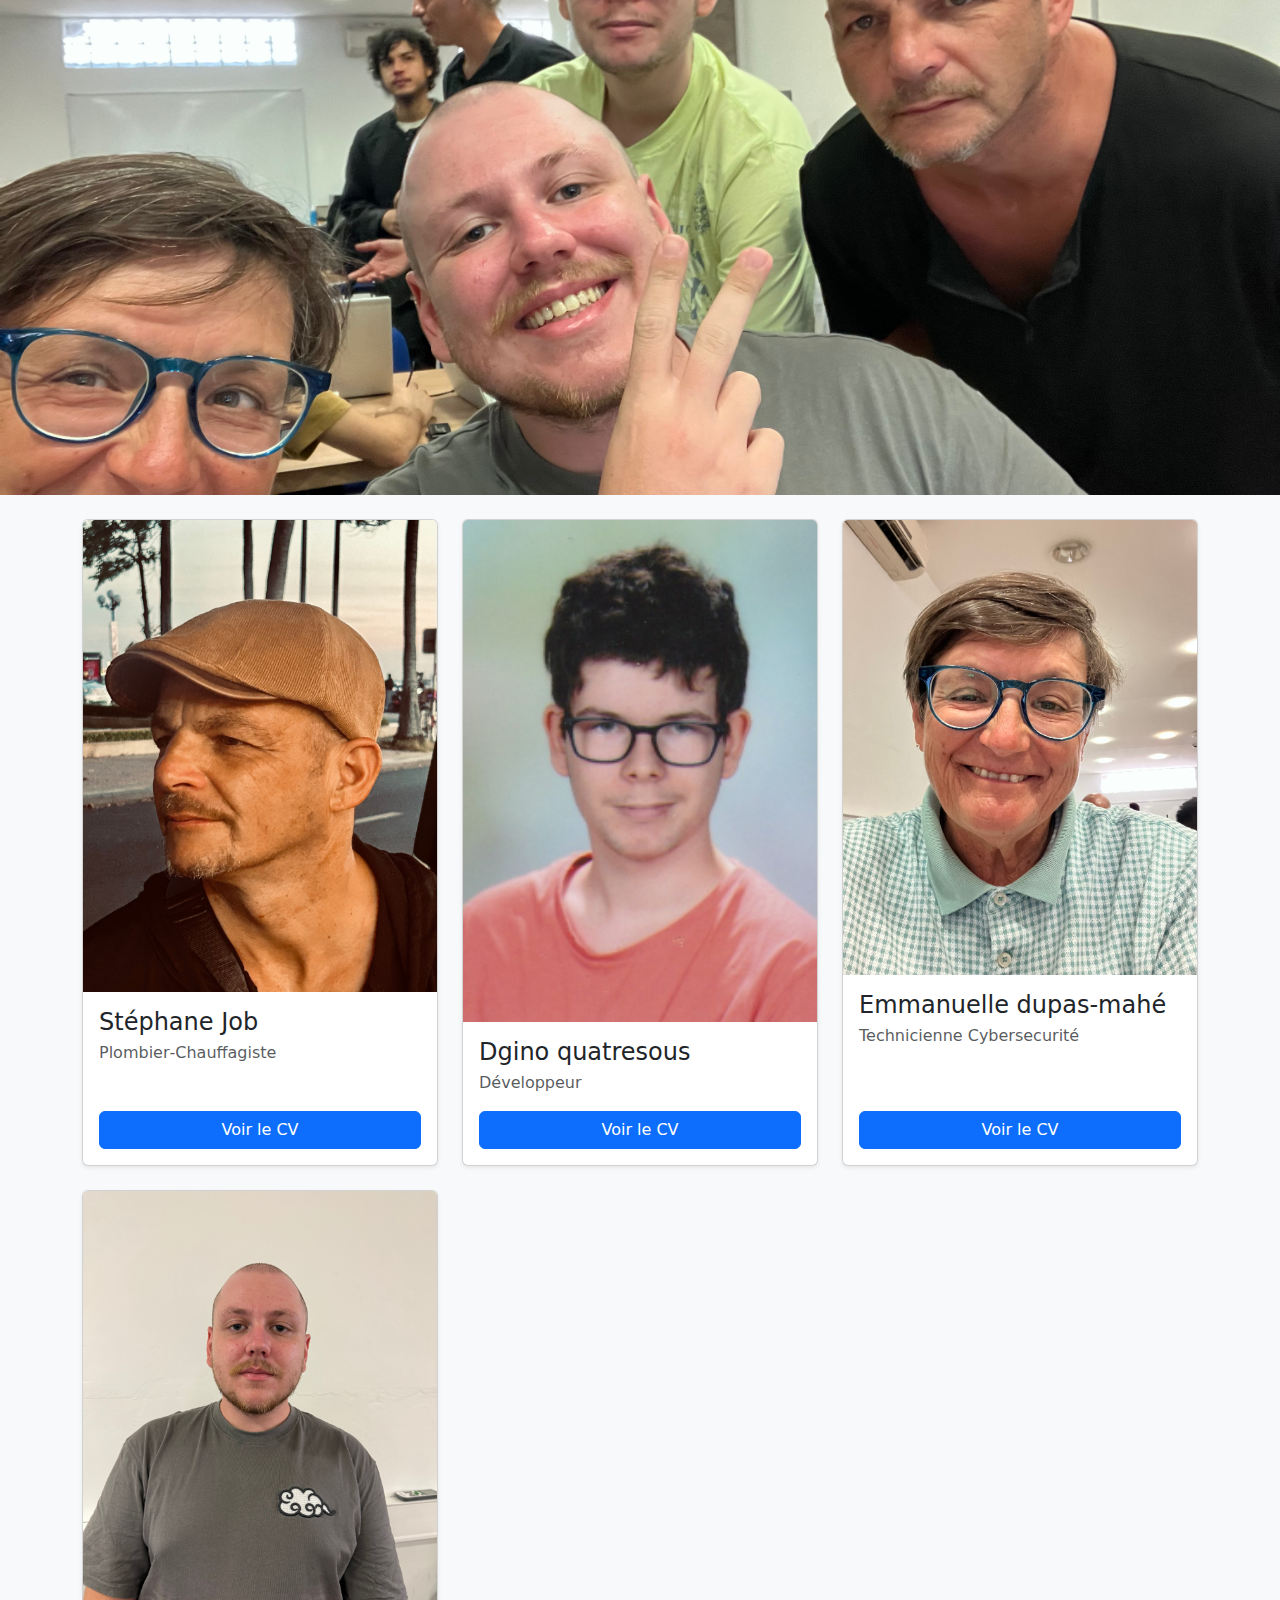
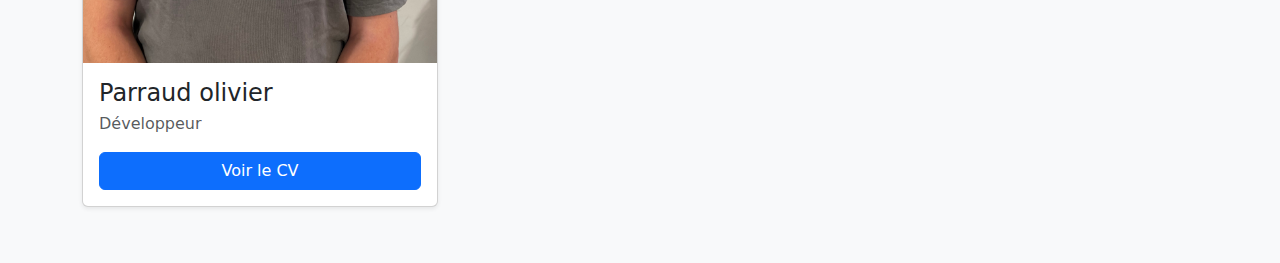
<file: jour 2/CV_GROUP/index.html>
<!doctype html>
<html lang="fr">
<head>
    <meta charset="utf-8">
    <meta name="viewport" content="width=device-width, initial-scale=1" />
    <title>CV – Stéphane Job | Plombier‑Chauffagiste</title>

    <!-- Bootstrap -->
    <link href="https://cdn.jsdelivr.net/npm/bootstrap@5.3.2/dist/css/bootstrap.min.css" rel="stylesheet">

    <style>
        /* Petites améliorations visuelles */
        body { background: #f8f9fa; }
        .hero img { object-fit: cover; height: 40vh; width: 100%; }
        @media (min-width: 992px) { .hero img { height: 55vh; } }
    </style>
</head>
<body>
<!-- Bandeau/Hero responsive -->
<header class="hero mb-4">
    <img src="photo_du_groupe.jpg" class="img-fluid" alt="Photo de couverture – équipe plomberie/chauffage" loading="lazy">
</header>

<main class="container pb-5">
    <!-- Carte Profil principale -->
    <section class="row g-4 mb-2">
        <div class="col-12 col-md-6 col-lg-4">
            <div class="card h-100 shadow-sm">
                <img class="card-img-top" src="b8f05227-cebf-4e02-b851-26c4c407f76a.jpeg" alt="Portrait de Stéphane Job" loading="lazy">
                <div class="card-body d-flex flex-column">
                    <h1 class="h4 card-title mb-1">Stéphane Job</h1>
                    <p class="text-muted mb-3">Plombier‑Chauffagiste</p>
                    <div class="mt-auto">
                        <a href="stephane.html" class="btn btn-primary w-100">Voir le CV</a>
                    </div>
                </div>
            </div>
        </div>

        <!-- Exemples d'autres cartes (services / projets). Dupliquez/éditez au besoin -->
        <div class="col-12 col-md-6 col-lg-4">
            <div class="card h-100 shadow-sm">
                <img class="card-img-top" src="dgino.png" alt="Portrait de Stéphane Job" loading="lazy">
                <div class="card-body d-flex flex-column">
                    <h1 class="h4 card-title mb-1">Dgino quatresous</h1>
                    <p class="text-muted mb-3">Développeur</p>
                    <div class="mt-auto">
                        <a href="dgino.html" class="btn btn-primary w-100">Voir le CV</a>
                    </div>
                </div>
            </div>
        </div>


        <div class="col-12 col-md-6 col-lg-4">
            <div class="card h-100 shadow-sm">
                <img class="card-img-top" src="photo_pour_cv.jpg" alt="Portrait de Stéphane Job" loading="lazy">
                <div class="card-body d-flex flex-column">
                    <h1 class="h4 card-title mb-1">Emmanuelle dupas-mahé</h1>
                    <p class="text-muted mb-3">Technicienne Cybersecurité</p>
                    <div class="mt-auto">
                        <a href="emmanuelle.html" class="btn btn-primary w-100">Voir le CV</a>
                    </div>
                </div>
            </div>
        </div>

        <div class="col-12 col-md-6 col-lg-4">
            <div class="card h-100 shadow-sm">
                <img class="card-img-top" src="olivier.jpeg" alt="Portrait de Stéphane Job" loading="lazy">
                <div class="card-body d-flex flex-column">
                    <h1 class="h4 card-title mb-1">Parraud olivier</h1>
                    <p class="text-muted mb-3">Développeur</p>
                    <div class="mt-auto">
                        <a href="olivier.html" class="btn btn-primary w-100">Voir le CV</a>
                    </div>
                </div>
            </div>
        </div>
    </section>


</main>

<script src="https://cdn.jsdelivr.net/npm/bootstrap@5.3.2/dist/js/bootstrap.bundle.min.js"></script>
</body>
</html>
</file>
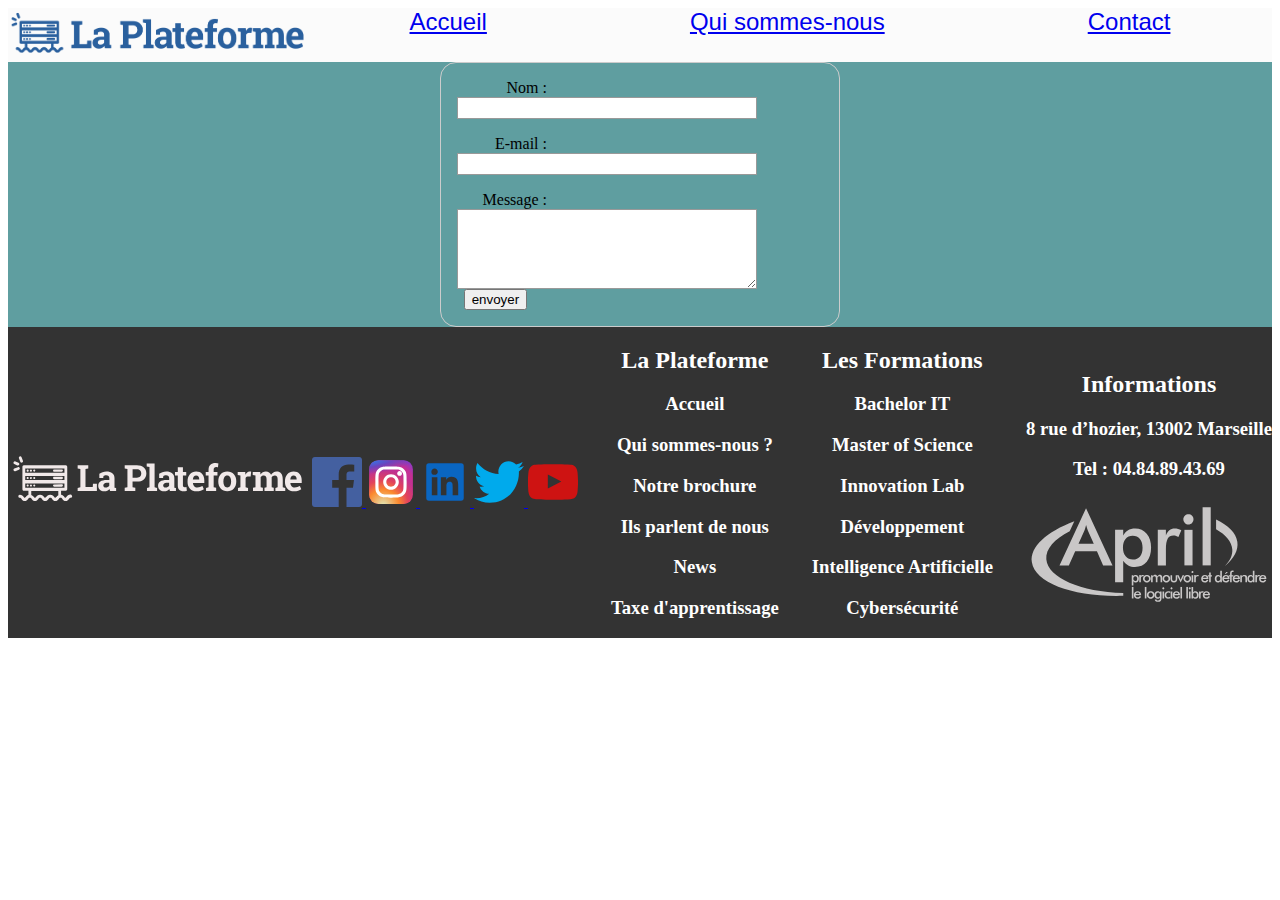
<file: Jour 4/Contact.html>
<!DOCTYPE html>
<html lang="fr">

<head>
    <meta charset="UTF-8">
    <meta name="viewport" content="width=device-width, initial-scale=1.0">
    <title> La Plateforme by Olivier</title>
    <link rel="stylesheet" href="./asset/laplateforme.css">
    <link rel="stylesheet" href="https://cdnjs.cloudflare.com/ajax/libs/font-awesome/6.5.2/css/all.min.css">
</head>


<body>
    <header>
        <div>
            <img class="logo" src="./asset/img/logo_laplateforme_bleu3.png">
        </div>


        <nav class="police titre2">
            <ul class="align">
                <li><a href="accueil.html">Accueil </a></li>
                <li><a href="Qui sommes-nous.html">Qui sommes-nous </a></li>
                <li><a href="Contact.html">Contact </a></li>
            </ul>
        </nav>

    </header>

      
        <div class="box2"> </div>
        <div class="container3">
         
        
        
               <form action="/ma-page-de-traitement" method="post">
                <ul>
                    <li>
                        <label for="name">Nom&nbsp;:</label>
                        <input type="text" id="name" name="user_name" />
                    </li>
                    <li>
                        <label for="mail">E-mail&nbsp;:</label>
                        <input type="email" id="mail" name="user_mail" />
                    </li>
                    <li>
                        <label for="msg">Message&nbsp;:</label>
                        <textarea id="msg" name="user_message"></textarea>
                    </li>
                <button> envoyer </button>
                </ul>
            </form>
           
            


        </div>
    
   <footer>

        <div class="footer1 social-icons">
            <img class="logo" src="./asset/img/Logo_LaPLateforme_footer.svg">
            
                
            <a href="https://www.facebook.com/LaPlateformeIO" target="_blank">
                <svg width="50px" viewBox="0 0 48.00 48.00" version="1.1" xmlns="http://www.w3.org/2000/svg" xmlns:xlink="http://www.w3.org/1999/xlink" fill="#000000"><g id="SVGRepo_bgCarrier" stroke-width="0"></g><g id="SVGRepo_tracerCarrier" stroke-linecap="round" stroke-linejoin="round"></g><g id="SVGRepo_iconCarrier"> <title>Facebook-color</title> <desc>Created with Sketch.</desc> <defs> </defs> <g id="Icons" stroke-width="0.00048000000000000007" fill="none" fill-rule="evenodd"> <g id="Color-" transform="translate(-200.000000, -160.000000)" fill="#4460A0"> <path d="M225.638355,208 L202.649232,208 C201.185673,208 200,206.813592 200,205.350603 L200,162.649211 C200,161.18585 201.185859,160 202.649232,160 L245.350955,160 C246.813955,160 248,161.18585 248,162.649211 L248,205.350603 C248,206.813778 246.813769,208 245.350955,208 L233.119305,208 L233.119305,189.411755 L239.358521,189.411755 L240.292755,182.167586 L233.119305,182.167586 L233.119305,177.542641 C233.119305,175.445287 233.701712,174.01601 236.70929,174.01601 L240.545311,174.014333 L240.545311,167.535091 C239.881886,167.446808 237.604784,167.24957 234.955552,167.24957 C229.424834,167.24957 225.638355,170.625526 225.638355,176.825209 L225.638355,182.167586 L219.383122,182.167586 L219.383122,189.411755 L225.638355,189.411755 L225.638355,208 L225.638355,208 Z" id="Facebook"> </path> </g> </g> </g></svg>
            </a>

            <a href="https://www.instagram.com/LaPlateformeIO/" target="_blank">
                <svg width="50px" viewBox="0 0 32 32" fill="none" xmlns="http://www.w3.org/2000/svg"><g id="SVGRepo_bgCarrier" stroke-width="0"></g><g id="SVGRepo_tracerCarrier" stroke-linecap="round" stroke-linejoin="round"></g><g id="SVGRepo_iconCarrier"> <rect x="2" y="2" width="28" height="28" rx="6" fill="url(#paint0_radial_87_7153)"></rect> <rect x="2" y="2" width="28" height="28" rx="6" fill="url(#paint1_radial_87_7153)"></rect> <rect x="2" y="2" width="28" height="28" rx="6" fill="url(#paint2_radial_87_7153)"></rect> <path d="M23 10.5C23 11.3284 22.3284 12 21.5 12C20.6716 12 20 11.3284 20 10.5C20 9.67157 20.6716 9 21.5 9C22.3284 9 23 9.67157 23 10.5Z" fill="white"></path> <path fill-rule="evenodd" clip-rule="evenodd" d="M16 21C18.7614 21 21 18.7614 21 16C21 13.2386 18.7614 11 16 11C13.2386 11 11 13.2386 11 16C11 18.7614 13.2386 21 16 21ZM16 19C17.6569 19 19 17.6569 19 16C19 14.3431 17.6569 13 16 13C14.3431 13 13 14.3431 13 16C13 17.6569 14.3431 19 16 19Z" fill="white"></path> <path fill-rule="evenodd" clip-rule="evenodd" d="M6 15.6C6 12.2397 6 10.5595 6.65396 9.27606C7.2292 8.14708 8.14708 7.2292 9.27606 6.65396C10.5595 6 12.2397 6 15.6 6H16.4C19.7603 6 21.4405 6 22.7239 6.65396C23.8529 7.2292 24.7708 8.14708 25.346 9.27606C26 10.5595 26 12.2397 26 15.6V16.4C26 19.7603 26 21.4405 25.346 22.7239C24.7708 23.8529 23.8529 24.7708 22.7239 25.346C21.4405 26 19.7603 26 16.4 26H15.6C12.2397 26 10.5595 26 9.27606 25.346C8.14708 24.7708 7.2292 23.8529 6.65396 22.7239C6 21.4405 6 19.7603 6 16.4V15.6ZM15.6 8H16.4C18.1132 8 19.2777 8.00156 20.1779 8.0751C21.0548 8.14674 21.5032 8.27659 21.816 8.43597C22.5686 8.81947 23.1805 9.43139 23.564 10.184C23.7234 10.4968 23.8533 10.9452 23.9249 11.8221C23.9984 12.7223 24 13.8868 24 15.6V16.4C24 18.1132 23.9984 19.2777 23.9249 20.1779C23.8533 21.0548 23.7234 21.5032 23.564 21.816C23.1805 22.5686 22.5686 23.1805 21.816 23.564C21.5032 23.7234 21.0548 23.8533 20.1779 23.9249C19.2777 23.9984 18.1132 24 16.4 24H15.6C13.8868 24 12.7223 23.9984 11.8221 23.9249C10.9452 23.8533 10.4968 23.7234 10.184 23.564C9.43139 23.1805 8.81947 22.5686 8.43597 21.816C8.27659 21.5032 8.14674 21.0548 8.0751 20.1779C8.00156 19.2777 8 18.1132 8 16.4V15.6C8 13.8868 8.00156 12.7223 8.0751 11.8221C8.14674 10.9452 8.27659 10.4968 8.43597 10.184C8.81947 9.43139 9.43139 8.81947 10.184 8.43597C10.4968 8.27659 10.9452 8.14674 11.8221 8.0751C12.7223 8.00156 13.8868 8 15.6 8Z" fill="white"></path> <defs> <radialGradient id="paint0_radial_87_7153" cx="0" cy="0" r="1" gradientUnits="userSpaceOnUse" gradientTransform="translate(12 23) rotate(-55.3758) scale(25.5196)"> <stop stop-color="#B13589"></stop> <stop offset="0.79309" stop-color="#C62F94"></stop> <stop offset="1" stop-color="#8A3AC8"></stop> </radialGradient> <radialGradient id="paint1_radial_87_7153" cx="0" cy="0" r="1" gradientUnits="userSpaceOnUse" gradientTransform="translate(11 31) rotate(-65.1363) scale(22.5942)"> <stop stop-color="#E0E8B7"></stop> <stop offset="0.444662" stop-color="#FB8A2E"></stop> <stop offset="0.71474" stop-color="#E2425C"></stop> <stop offset="1" stop-color="#E2425C" stop-opacity="0"></stop> </radialGradient> <radialGradient id="paint2_radial_87_7153" cx="0" cy="0" r="1" gradientUnits="userSpaceOnUse" gradientTransform="translate(0.500002 3) rotate(-8.1301) scale(38.8909 8.31836)"> <stop offset="0.156701" stop-color="#406ADC"></stop> <stop offset="0.467799" stop-color="#6A45BE"></stop> <stop offset="1" stop-color="#6A45BE" stop-opacity="0"></stop> </radialGradient> </defs> </g></svg>
            </a>
         
            <a href="https://www.linkedin.com/school/laplateformeio/" target="_blank">
                <svg width="50px" viewBox="0 0 16 16" xmlns="http://www.w3.org/2000/svg" fill="none"><g id="SVGRepo_bgCarrier" stroke-width="0"></g><g id="SVGRepo_tracerCarrier" stroke-linecap="round" stroke-linejoin="round"></g><g id="SVGRepo_iconCarrier"><path fill="#0A66C2" d="M12.225 12.225h-1.778V9.44c0-.664-.012-1.519-.925-1.519-.926 0-1.068.724-1.068 1.47v2.834H6.676V6.498h1.707v.783h.024c.348-.594.996-.95 1.684-.925 1.802 0 2.135 1.185 2.135 2.728l-.001 3.14zM4.67 5.715a1.037 1.037 0 01-1.032-1.031c0-.566.466-1.032 1.032-1.032.566 0 1.031.466 1.032 1.032 0 .566-.466 1.032-1.032 1.032zm.889 6.51h-1.78V6.498h1.78v5.727zM13.11 2H2.885A.88.88 0 002 2.866v10.268a.88.88 0 00.885.866h10.226a.882.882 0 00.889-.866V2.865a.88.88 0 00-.889-.864z"></path></g></svg>
            </a>

            <a href="https://x.com/LaPlateformeIO" target="_blank">
                <svg width="50px" viewBox="0 -4 48 48" version="1.1" xmlns="http://www.w3.org/2000/svg" xmlns:xlink="http://www.w3.org/1999/xlink" fill="#000000"><g id="SVGRepo_bgCarrier" stroke-width="0"></g><g id="SVGRepo_tracerCarrier" stroke-linecap="round" stroke-linejoin="round"></g><g id="SVGRepo_iconCarrier"> <title>Twitter-color</title> <desc>Created with Sketch.</desc> <defs> </defs> <g id="Icons" stroke="none" stroke-width="1" fill="none" fill-rule="evenodd"> <g id="Color-" transform="translate(-300.000000, -164.000000)" fill="#00AAEC"> <path d="M348,168.735283 C346.236309,169.538462 344.337383,170.081618 342.345483,170.324305 C344.379644,169.076201 345.940482,167.097147 346.675823,164.739617 C344.771263,165.895269 342.666667,166.736006 340.418384,167.18671 C338.626519,165.224991 336.065504,164 333.231203,164 C327.796443,164 323.387216,168.521488 323.387216,174.097508 C323.387216,174.88913 323.471738,175.657638 323.640782,176.397255 C315.456242,175.975442 308.201444,171.959552 303.341433,165.843265 C302.493397,167.339834 302.008804,169.076201 302.008804,170.925244 C302.008804,174.426869 303.747139,177.518238 306.389857,179.329722 C304.778306,179.280607 303.256911,178.821235 301.9271,178.070061 L301.9271,178.194294 C301.9271,183.08848 305.322064,187.17082 309.8299,188.095341 C309.004402,188.33225 308.133826,188.450704 307.235077,188.450704 C306.601162,188.450704 305.981335,188.390033 305.381229,188.271578 C306.634971,192.28169 310.269414,195.2026 314.580032,195.280607 C311.210424,197.99061 306.961789,199.605634 302.349709,199.605634 C301.555203,199.605634 300.769149,199.559408 300,199.466956 C304.358514,202.327194 309.53689,204 315.095615,204 C333.211481,204 343.114633,188.615385 343.114633,175.270495 C343.114633,174.831347 343.106181,174.392199 343.089276,173.961719 C345.013559,172.537378 346.684275,170.760563 348,168.735283" id="Twitter"> </path> </g> </g> </g></svg>
            </a>    

            <a href="https://www.youtube.com/c/LaPlateformeIO " target="_blank">
                <svg width="50px" viewBox="0 -7 48 48" version="1.1" xmlns="http://www.w3.org/2000/svg" xmlns:xlink="http://www.w3.org/1999/xlink" fill="#000000"><g id="SVGRepo_bgCarrier" stroke-width="0"></g><g id="SVGRepo_tracerCarrier" stroke-linecap="round" stroke-linejoin="round"></g><g id="SVGRepo_iconCarrier"> <title>Youtube-color</title> <desc>Created with Sketch.</desc> <defs> </defs> <g id="Icons" stroke="none" stroke-width="1" fill="none" fill-rule="evenodd"> <g id="Color-" transform="translate(-200.000000, -368.000000)" fill="#CE1312"> <path d="M219.044,391.269916 L219.0425,377.687742 L232.0115,384.502244 L219.044,391.269916 Z M247.52,375.334163 C247.52,375.334163 247.0505,372.003199 245.612,370.536366 C243.7865,368.610299 241.7405,368.601235 240.803,368.489448 C234.086,368 224.0105,368 224.0105,368 L223.9895,368 C223.9895,368 213.914,368 207.197,368.489448 C206.258,368.601235 204.2135,368.610299 202.3865,370.536366 C200.948,372.003199 200.48,375.334163 200.48,375.334163 C200.48,375.334163 200,379.246723 200,383.157773 L200,386.82561 C200,390.73817 200.48,394.64922 200.48,394.64922 C200.48,394.64922 200.948,397.980184 202.3865,399.447016 C204.2135,401.373084 206.612,401.312658 207.68,401.513574 C211.52,401.885191 224,402 224,402 C224,402 234.086,401.984894 240.803,401.495446 C241.7405,401.382148 243.7865,401.373084 245.612,399.447016 C247.0505,397.980184 247.52,394.64922 247.52,394.64922 C247.52,394.64922 248,390.73817 248,386.82561 L248,383.157773 C248,379.246723 247.52,375.334163 247.52,375.334163 L247.52,375.334163 Z" id="Youtube"> </path> </g> </g> </g></svg>
            </a>

        </div>
        <div class="footer2">
            <h2> La Plateforme <h2>

                    <h3> Accueil </h3>

                    <h3> Qui sommes-nous ? </h3>

                    <h3>Notre brochure </h3>

                    <h3>Ils parlent de nous</h3>

                    <h3> News </h3>

                    <h3> Taxe d'apprentissage </h3>
        </div>
        <div class="footer3">
            <h2> Les Formations </h2>

            <h3> Bachelor IT</h3>

            <h3> Master of Science</h3>

            <h3> Innovation Lab</h3>

            <h3>Développement </h3>

            <h3>Intelligence Artificielle </h3>

            <h3> Cybersécurité </h3>

        </div>
        <div class="footer4">
            <h2> Informations</h2>

            <h3> 8 rue d’hozier, 13002 Marseille</h3>

            <h3>Tel : 04.84.89.43.69 </h3>
            <img src="./asset/img/Logo_April_footer2.svg">

        </div>
    </footer>
    </body>
    </html>
</file>
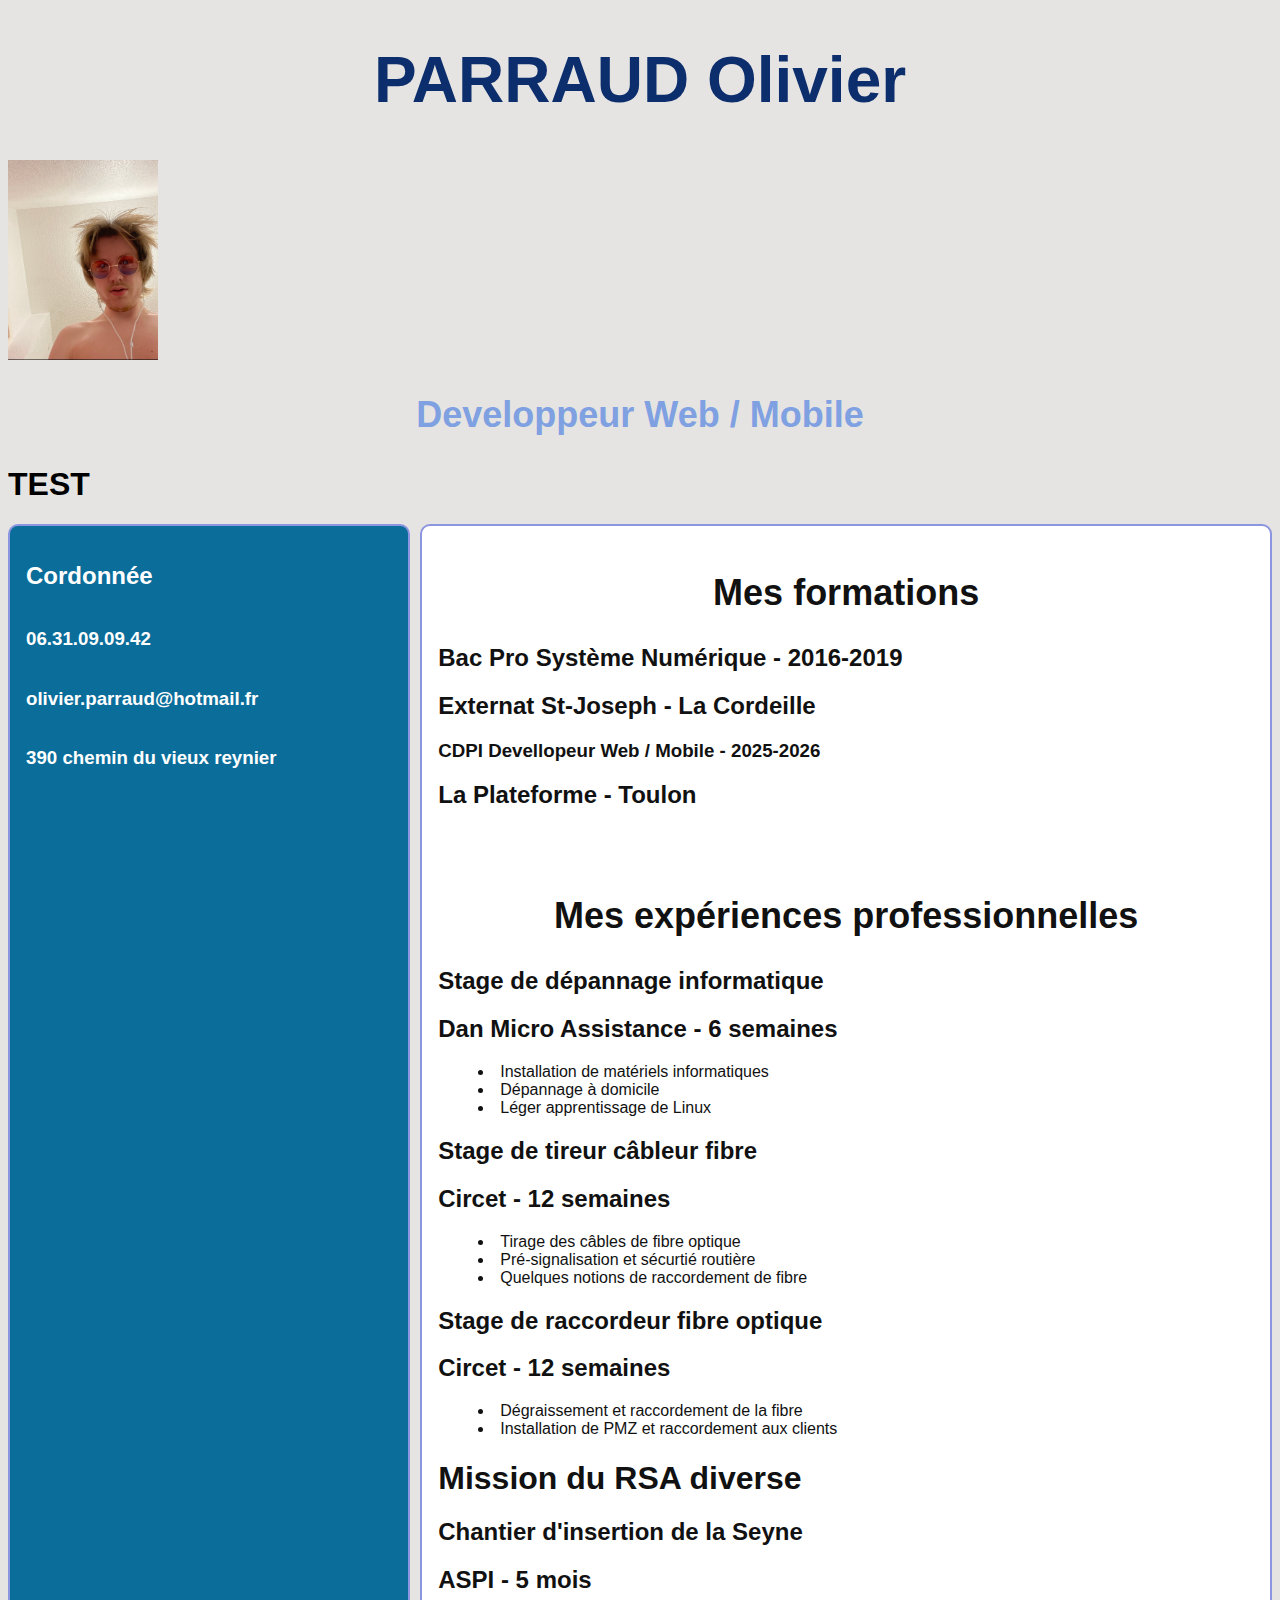
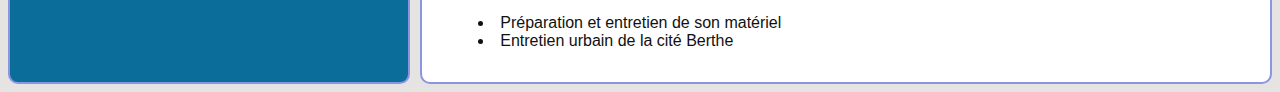
<file: jour 1/CV en HTML/cv-olivier-parraud.html>
<!DOCTYPE html>
<html>
    <head>
     <title>Titre affiché dans la barre de titre du navigateur</title>
     <link rel="stylesheet" href="olivier.parraud.css">
     <link rel="stylesheet" href="olivier.parraud2.css">

    <head>
<body>
<h1 class="size2 color"> PARRAUD Olivier </h1>
<img src="IMG_0531.jpg" width="150px" height="200px">
<h2 class="size color2">  Developpeur Web / Mobile
    <br>
    
</h2>
<h1> TEST </h1>

<div class="wrapper">

  <div class="gauche">
    <h2 class="color3"> Cordonnée </h2>
    <h3 class="color3"> 06.31.09.09.42 </h3
    >
    <h3 class="color3"> olivier.parraud@hotmail.fr </h3>
    <h3 class="color3"> 390 chemin du vieux reynier </h2>
    
  </div>
 
  <div class="droite">
<div class="haut">
<h2 class="size"> Mes formations </h2>

<h2> Bac Pro Système Numérique - 2016-2019 <h2>
<h2> Externat St-Joseph - La Cordeille <h2>
<h3> CDPI Devellopeur Web / Mobile - 2025-2026</h3>
<h2> La Plateforme - Toulon </h2>

<br>
<br>
<h2 class="size"> Mes expériences professionnelles </h2>

<h2> Stage de dépannage informatique</h2>
<h2> Dan Micro Assistance - 6 semaines </h2>


<ul>
  <li>Installation de matériels informatiques</li>
  <li>Dépannage à domicile</li>
  <li>Léger apprentissage de Linux</li>
</ul> 

<h2>Stage de tireur câbleur fibre</h2>
<h2> Circet - 12 semaines </h2>
<ul >
    <li>Tirage des câbles de fibre optique</li>
    <li>Pré-signalisation et sécurtié routière</li>
    <li>Quelques notions de raccordement de fibre </li>
</ul>

<h2> Stage de raccordeur fibre optique</h2>
<h2> Circet - 12 semaines</h2>
<ul>
    <li> Dégraissement et raccordement de la fibre</li>
    <li> Installation de PMZ et raccordement aux clients</li>
</ul>

<h1> Mission du RSA diverse</h1>

<h2> Chantier d'insertion de la Seyne</h2>
<h2> ASPI - 5 mois </h2>
<ul>
    <li> Préparation et entretien de son matériel</li>
    <li> Entretien urbain de la cité Berthe</li>
</ul>
  </div>
</div>



</body>
</html>
</file>
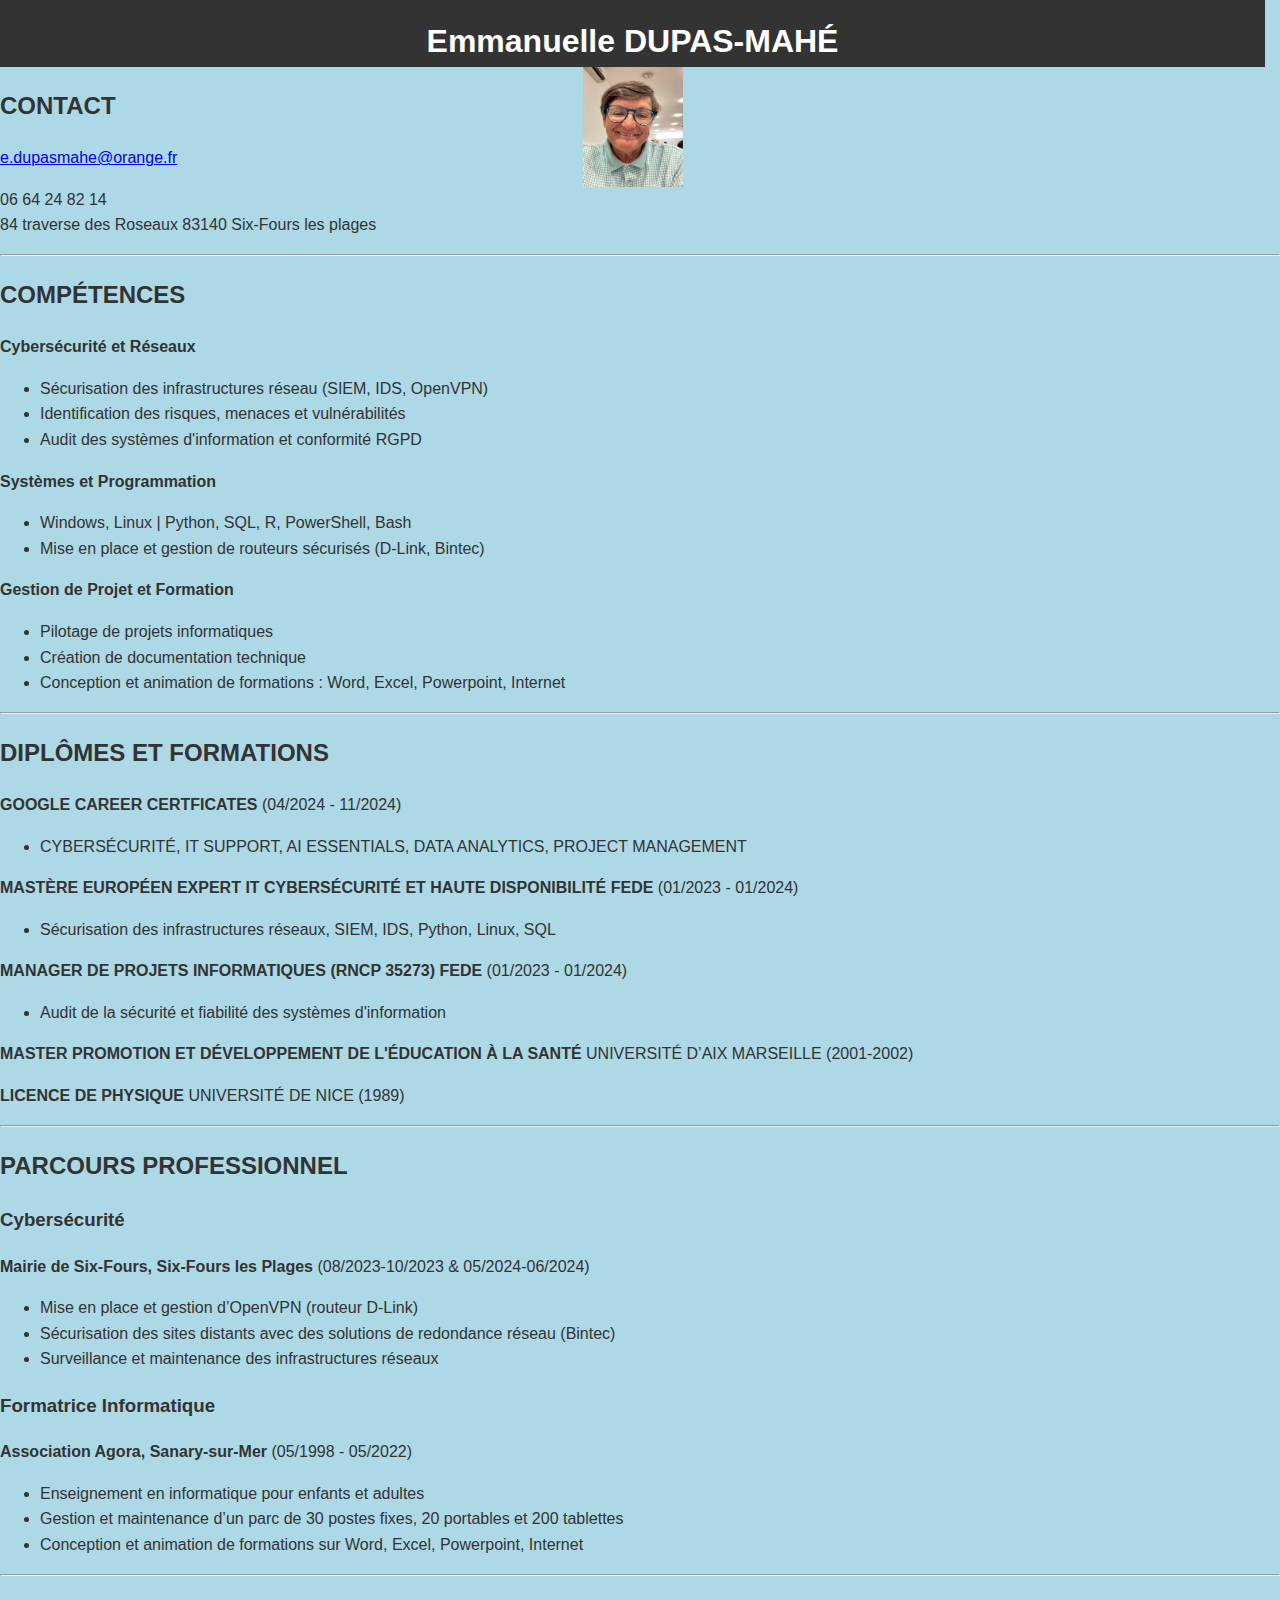
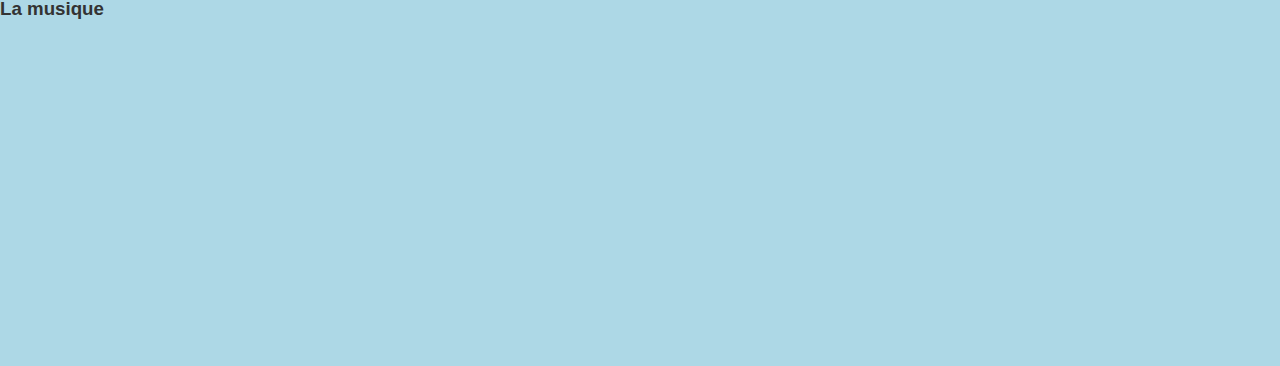
<file: jour 2/CV_GROUP/emmanuelle.html>
<!DOCTYPE html>
<html lang="fr">
<head>
    <meta charset="UTF-8">
    <meta name="viewport" content="width=device-width, initial-scale=1.0">
    <title>Présentation - Apprenez le HTML</title>
    <style>
        body {
            font-family: Arial, sans-serif;
            line-height: 1.6;
            margin: 0;
            padding: 0;
            background-color: #f4f4f4;
            color: #333;
        }
        .container {
            width: 80%;
            margin: auto;
            overflow: hidden;
            padding: 20px;
            background: white;
            box-shadow: 0 0 10px rgba(0, 0, 0, 0.1);
            margin-top: 30px;
        }
        header {
            background: #333;
            color: white;
            padding: 1rem 0;
            text-align: center;
            max-height: 35px; /* Ajustez la taille de l'image */
            margin-right: 15px; /* Espace entre l'image et le texte */
        }
        header h1 {
            margin: 0;
        }
        .main-content {
            padding: 20px 0;
        }
        .main-content h2 {
            color: #555;
            border-bottom: 2px solid #555;
            padding-bottom: 10px;
        }
        .cta-button {
            display: inline-block;
            background: #007bff;
            color: white;
            padding: 10px 20px;
            text-decoration: none;
            border-radius: 5px;
            margin-top: 20px;
        }
        .cta-button:hover {
            background: #0056b3;
        }
        footer {
            text-align: center;
            padding: 10px 0;
            background: #333;
            color: white;
            margin-top: 20px;
        }
    </style>
</head>
<body>

<header>
    <h1>Emmanuelle DUPAS-MAHÉ</h1>
    <img src="photo_pour_cv.jpg" alt="ma photo" width="100" height="120">
</header>
<title>Couleur de fond</title>
<style>
    body {
        background-color: lightblue; /* Couleur de fond */
    }
</style>
<body>
<h2>CONTACT</h2>

<a href="mailto:e.dupasmahe@orange.fr"> e.dupasmahe@orange.fr </a>
<p>	06 64 24 82 14
    <br>
    84 traverse des Roseaux
    83140 Six-Fours les plages</p>

<hr>
<h2>COMPÉTENCES</h2>
<p><b>Cybersécurité et Réseaux</b></p>
<ul>
    <li>Sécurisation des infrastructures réseau (SIEM, IDS, OpenVPN)</li>
    <li>Identification des risques, menaces et vulnérabilités</li>
    <li>Audit des systèmes d'information et conformité RGPD</li>
</ul>

<p><b>Systèmes et Programmation</b></p>
<ul>
    <li>Windows, Linux | Python, SQL, R, PowerShell, Bash</li>
    <li>Mise en place et gestion de routeurs sécurisés (D-Link, Bintec)</li>
</ul>

<p><b>Gestion de Projet et Formation</b></p>
<ul>
    <li>Pilotage de projets informatiques</li>
    <li>Création de documentation technique</li>
    <li>Conception et animation de formations : Word, Excel, Powerpoint, Internet</li>
</ul>

<hr>

<h2>DIPLÔMES ET FORMATIONS</h2>
<p><b>GOOGLE CAREER CERTFICATES</b> (04/2024 - 11/2024)</p>
<ul>
    <li>CYBERSÉCURITÉ, IT SUPPORT, AI ESSENTIALS, DATA ANALYTICS, PROJECT MANAGEMENT</li>
</ul>

<p><b>MASTÈRE EUROPÉEN EXPERT IT CYBERSÉCURITÉ ET HAUTE DISPONIBILITÉ FEDE</b> (01/2023 - 01/2024)</p>
<ul>
    <li>Sécurisation des infrastructures réseaux, SIEM, IDS, Python, Linux, SQL</li>
</ul>

<p><b>MANAGER DE PROJETS INFORMATIQUES (RNCP 35273) FEDE</b> (01/2023 - 01/2024)</p>
<ul>
    <li>Audit de la sécurité et fiabilité des systèmes d'information</li>
</ul>

<p><b>MASTER PROMOTION ET DÉVELOPPEMENT DE L'ÉDUCATION À LA SANTÉ</b> UNIVERSITÉ D’AIX MARSEILLE (2001-2002)</p>
<p><b>LICENCE DE PHYSIQUE</b> UNIVERSITÉ DE NICE (1989)</p>

<hr>

<h2>PARCOURS PROFESSIONNEL</h2>

<h3>Cybersécurité</h3>
<p><b>Mairie de Six-Fours, Six-Fours les Plages</b> (08/2023-10/2023 & 05/2024-06/2024)</p>
<ul>
    <li>Mise en place et gestion d’OpenVPN (routeur D-Link)</li>
    <li>Sécurisation des sites distants avec des solutions de redondance réseau (Bintec)</li>
    <li>Surveillance et maintenance des infrastructures réseaux</li>
</ul>

<h3>Formatrice Informatique</h3>
<p><b>Association Agora, Sanary-sur-Mer</b> (05/1998 - 05/2022)</p>
<ul>
    <li>Enseignement en informatique pour enfants et adultes</li>
    <li>Gestion et maintenance d’un parc de 30 postes fixes, 20 portables et 200 tablettes</li>
    <li>Conception et animation de formations sur Word, Excel, Powerpoint, Internet</li>
</ul>

<hr>

<h3>La musique</h3>
<iframe width="560" height="315" src="https://www.youtube.com/embed/Ic7xeR02S98?si=HQSFk7dr39dv53aS" title="YouTube video player" frameborder="0" allow="accelerometer; autoplay; clipboard-write; encrypted-media; gyroscope; picture-in-picture; web-share" referrerpolicy="strict-origin-when-cross-origin" allowfullscreen></iframe>



</body>
</html>
</file>
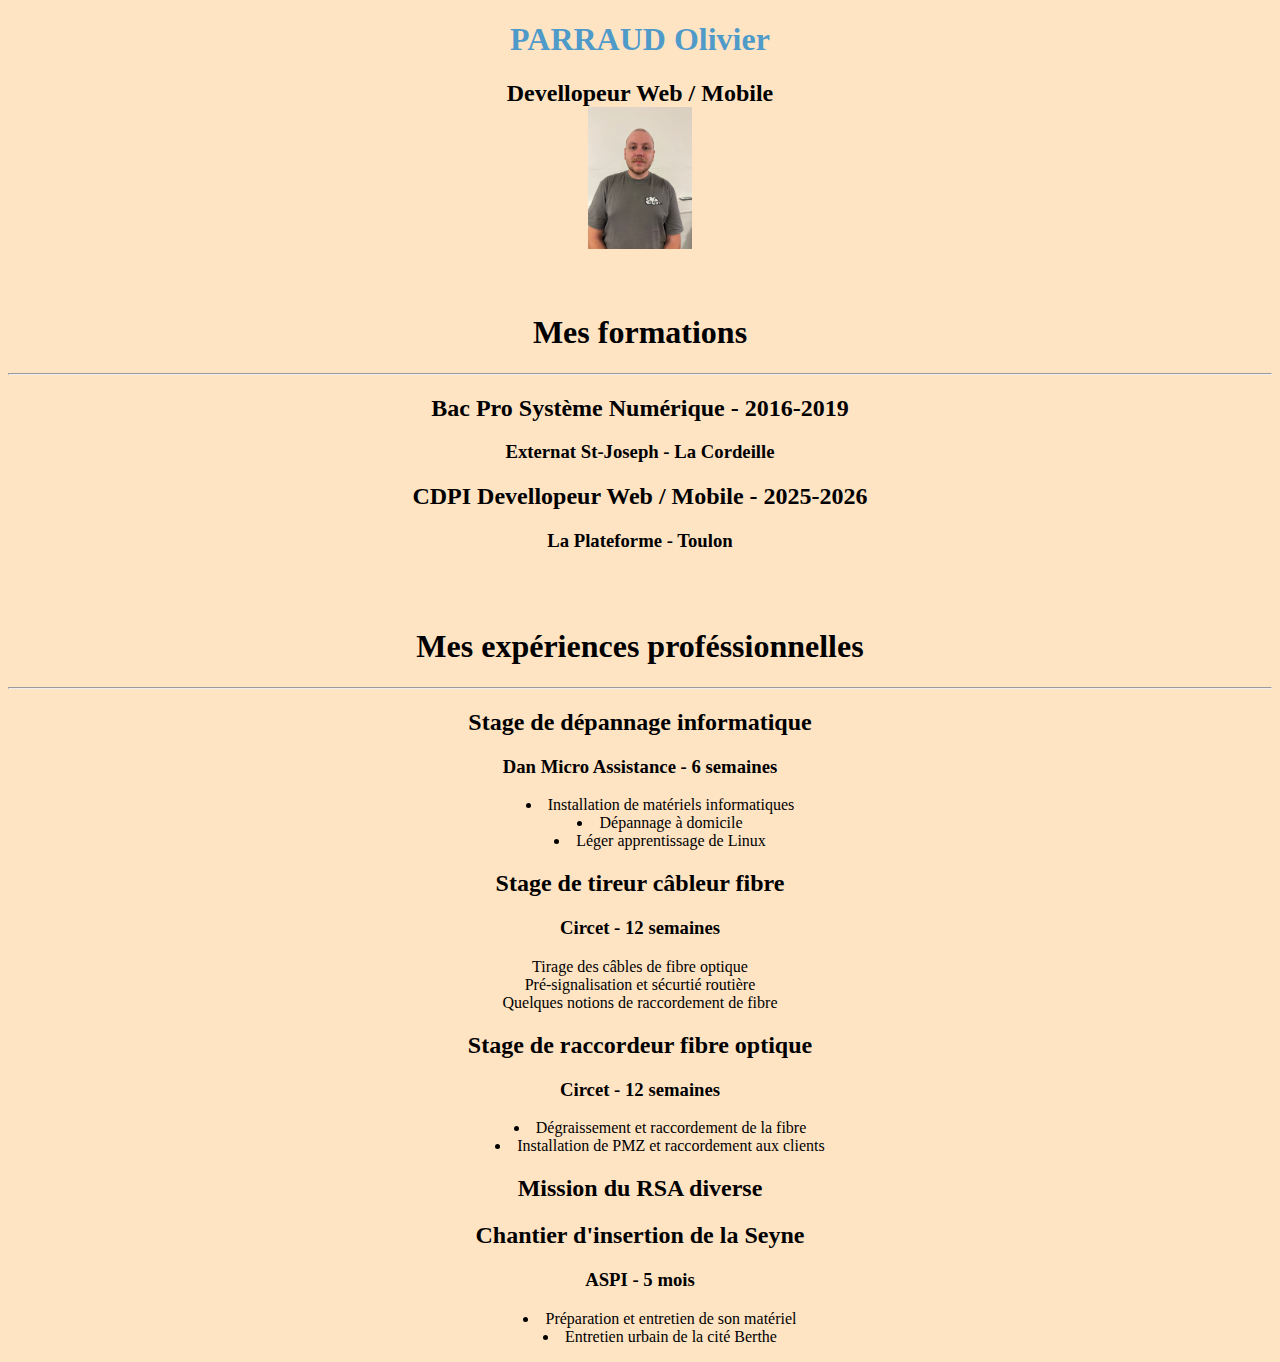
<file: jour 2/CV_GROUP/olivier.html>
<!DOCTYPE html>
<!-- saved from url=(0029)http://127.0.0.1:5500/CV.html -->
<html><head><meta http-equiv="Content-Type" content="text/html; charset=UTF-8"></head><body style="background-color: bisque;text-align: center;">
<h1 style="text-align: center;color: rgba(19, 130, 203, 0.762);"> PARRAUD Olivier</h1>
<h2 style="text-align:center"> Devellopeur Web / Mobile
    <br>
    <img src="olivier.jpeg" alt="Photo de moi" width="104" height="142">
</h2>

<br>


<h1> Mes formations </h1>
<hr>

<h2> Bac Pro Système Numérique - 2016-2019</h2>
<h3> Externat St-Joseph - La Cordeille </h3>
<h2> CDPI Devellopeur Web / Mobile - 2025-2026</h2>
<h3> La Plateforme - Toulon </h3>

<br>
<br>
<h1> Mes expériences proféssionnelles</h1>
<hr>

<h2> Stage de dépannage informatique</h2>
<h3> Dan Micro Assistance - 6 semaines </h3>


<ul style="list-style-position: inside;">
    <li>Installation de matériels informatiques</li>
    <li>Dépannage à domicile</li>
    <li>Léger apprentissage de Linux</li>
</ul>

<h2>Stage de tireur câbleur fibre</h2>
<h3>Circet - 12 semaines </h3>
<ul style="list-style-position: inside;"></ul>
<li>Tirage des câbles de fibre optique</li>
<li>Pré-signalisation et sécurtié routière</li>
<li>Quelques notions de raccordement de fibre </li>


<h2> Stage de raccordeur fibre optique</h2>
<h3> Circet - 12 semaines</h3>
<ul style="list-style-position: inside;">
    <li> Dégraissement et raccordement de la fibre</li>
    <li> Installation de PMZ et raccordement aux clients</li>
</ul>

<h2> Mission du RSA diverse</h2>

<h2> Chantier d'insertion de la Seyne</h2>
<h3> ASPI - 5 mois </h3>
<ul style="list-style-position: inside;">
    <li> Préparation et entretien de son matériel</li>
    <li> Entretien urbain de la cité Berthe</li>
</ul>

<!-- Code injected by live-server -->
<script>
    // <![CDATA[  <-- For SVG support
    if ('WebSocket' in window) {
        (function () {
            function refreshCSS() {
                var sheets = [].slice.call(document.getElementsByTagName("link"));
                var head = document.getElementsByTagName("head")[0];
                for (var i = 0; i < sheets.length; ++i) {
                    var elem = sheets[i];
                    var parent = elem.parentElement || head;
                    parent.removeChild(elem);
                    var rel = elem.rel;
                    if (elem.href && typeof rel != "string" || rel.length == 0 || rel.toLowerCase() == "stylesheet") {
                        var url = elem.href.replace(/(&|\?)_cacheOverride=\d+/, '');
                        elem.href = url + (url.indexOf('?') >= 0 ? '&' : '?') + '_cacheOverride=' + (new Date().valueOf());
                    }
                    parent.appendChild(elem);
                }
            }
            var protocol = window.location.protocol === 'http:' ? 'ws://' : 'wss://';
            var address = protocol + window.location.host + window.location.pathname + '/ws';
            var socket = new WebSocket(address);
            socket.onmessage = function (msg) {
                if (msg.data == 'reload') window.location.reload();
                else if (msg.data == 'refreshcss') refreshCSS();
            };
            if (sessionStorage && !sessionStorage.getItem('IsThisFirstTime_Log_From_LiveServer')) {
                console.log('Live reload enabled.');
                sessionStorage.setItem('IsThisFirstTime_Log_From_LiveServer', true);
            }
        })();
    }
    else {
        console.error('Upgrade your browser. This Browser is NOT supported WebSocket for Live-Reloading.');
    }
    // ]]>
</script>


</body></html>
</file>
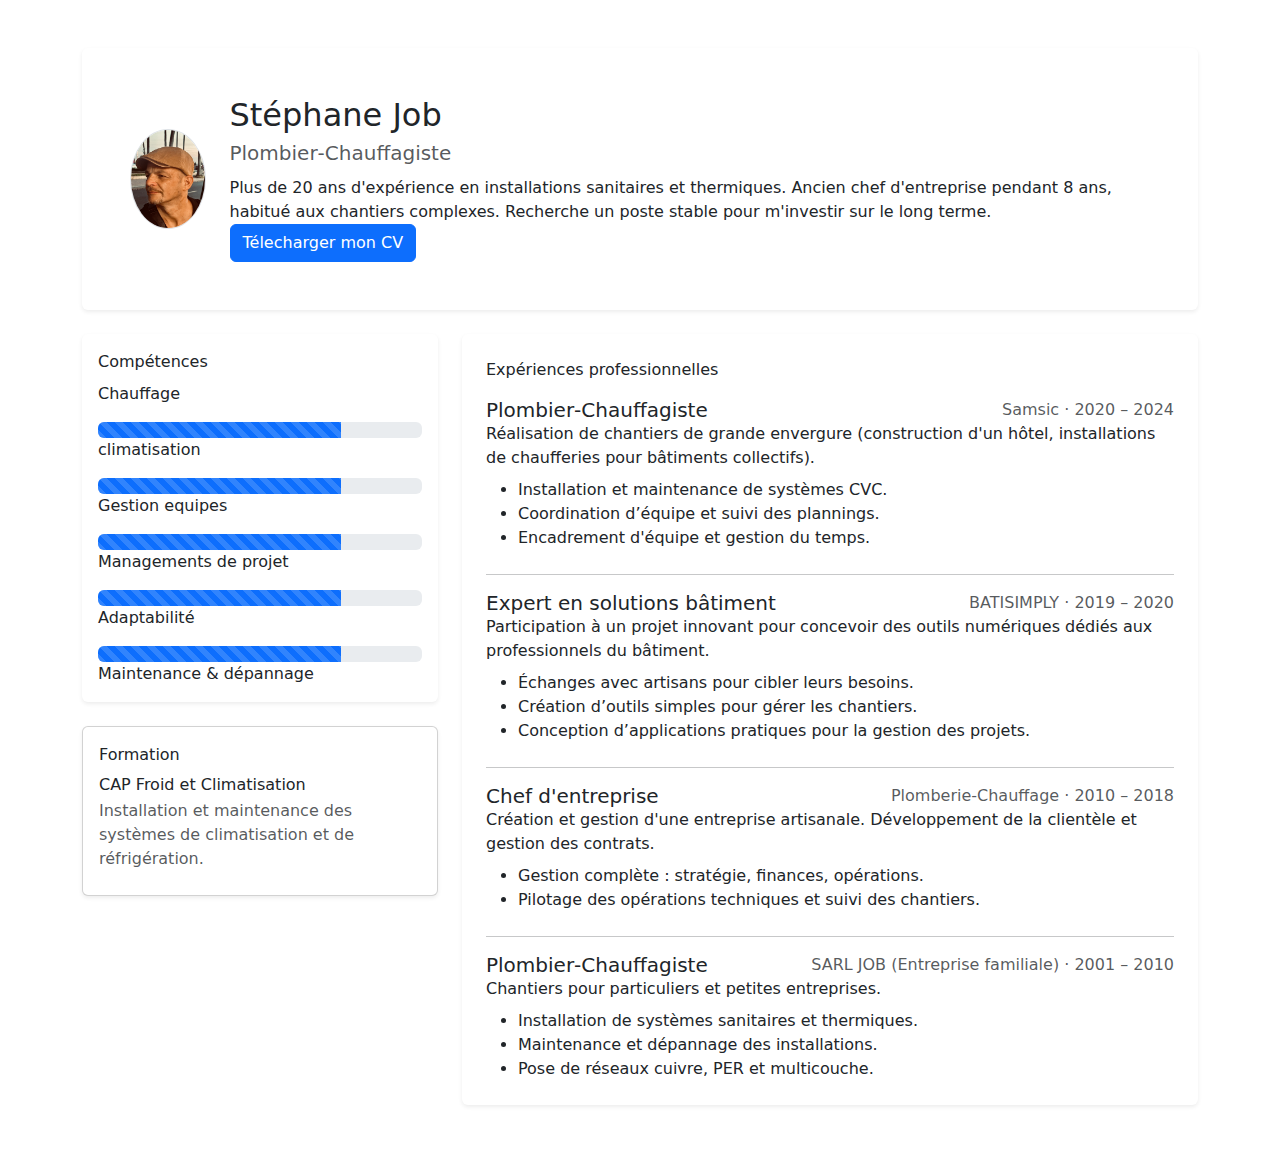
<file: jour 2/CV_GROUP/stephane.html>
<!doctype html>
<html lang="fr">
<head>
    <meta charset="utf-8">
    <meta content="width=device-width, initial-scale=1" name="viewport">
    <title>CV – Stéphane Job | Plombier‑Chauffagiste</title>
    <link href="https://cdn.jsdelivr.net/npm/bootstrap@5.3.2/dist/css/bootstrap.min.css" rel="stylesheet">

</head>
<body>
<div class="container my-4 my-md-5">
    <div class="card shadow-sm border-0 mb-4">
        <div class="card-body p-4 p-lg-5">
            <div class="d-flex flex-column flex-lg-row align-items-lg-center gap-4">
                <img  alt="Photo de Stéphane" class="avatar rounded-circle border" height="100" src="stephane.jpeg" width="100">
                <div class="flex-grow-1">
                    <h1 class="h2 mb-1">Stéphane Job</h1>
                    <p class="lead text-muted mb-2">Plombier‑Chauffagiste</p>
                    <p class="mb-0">Plus de 20 ans d'expérience en installations sanitaires et thermiques. Ancien chef d'entreprise pendant 8 ans, habitué aux chantiers complexes. Recherche un poste stable pour m'investir sur le long terme.</p>
                    <button  class="btn btn-primary pt-30" type="button">Télecharger mon CV</button>
                </div>
            </div>
        </div>
    </div>

    <div class="row g-4">
        <div class="col-lg-4">
            <div class="card shadow-sm border-0 mb-4">
                <div class="card-body">
                    <div class="section-title mb-2">Compétences</div>
                    <div>
                        <p class="chip">Chauffage</p>
                        <div aria-label="Animated striped example" aria-valuemax="100" aria-valuemin="0" aria-valuenow="75" class="progress" role="progressbar">
                            <div class="progress-bar progress-bar-striped progress-bar-animated" style="width: 75%"></div>
                        </div>
                        <p class="chip">climatisation</p>
                        <div aria-label="Animated striped example" aria-valuemax="80" aria-valuemin="0" aria-valuenow="75" class="progress" role="progressbar">
                            <div class="progress-bar progress-bar-striped progress-bar-animated" style="width: 75%"></div>
                        </div>

                        <p class="chip">Gestion equipes</p>
                        <div aria-label="Animated striped example" aria-valuemax="60" aria-valuemin="0" aria-valuenow="75" class="progress" role="progressbar">
                            <div class="progress-bar progress-bar-striped progress-bar-animated" style="width: 75%"></div>
                        </div>

                        <p class="chip">Managements de projet</p>
                        <div aria-label="Animated striped example" aria-valuemax="100" aria-valuemin="0" aria-valuenow="75" class="progress" role="progressbar">
                            <div class="progress-bar progress-bar-striped progress-bar-animated" style="width: 75%"></div>
                        </div>

                        <p class="chip">Adaptabilité</p>
                        <div aria-label="Animated striped example" aria-valuemax="100" aria-valuemin="0" aria-valuenow="50" class="progress" role="progressbar">
                            <div class="progress-bar progress-bar-striped progress-bar-animated" style="width: 75%"></div>
                        </div>

                        <span class="chip">Maintenance & dépannage</span>

                    </div>
                </div>
            </div>

            <div class="card shadow-sm border-1">
                <div class="card-body">
                    <div class="section-title mb-2">Formation</div>
                    <h6 class="mb-1">CAP Froid et Climatisation</h6>
                    <p class="mb-2 text-muted">Installation et maintenance des systèmes de climatisation et de réfrigération.</p>
                </div>
            </div>
        </div>

        <div class="col-lg-8">
            <div class="card shadow-sm border-0 h-100">
                <div class="card-body p-4">
                    <div class="section-title mb-3">Expériences professionnelles</div>

                    <div class="mb-4">
                        <div class="d-flex justify-content-between flex-wrap gap-2">
                            <h5 class="mb-0">Plombier‑Chauffagiste</h5>
                            <div class="text-muted">Samsic · 2020 – 2024</div>
                        </div>
                        <p class="mb-2">Réalisation de chantiers de grande envergure (construction d'un hôtel, installations de chaufferies pour bâtiments collectifs).</p>
                        <ul class="mb-0">
                            <li>Installation et maintenance de systèmes CVC.</li>
                            <li>Coordination d’équipe et suivi des plannings.</li>
                            <li>Encadrement d'équipe et gestion du temps.</li>
                        </ul>
                    </div>

                    <hr>

                    <!-- Experience 2 -->
                    <div class="mb-4">
                        <div class="d-flex justify-content-between flex-wrap gap-2">
                            <h5 class="mb-0">Expert en solutions bâtiment</h5>
                            <div class="text-muted">BATISIMPLY · 2019 – 2020</div>
                        </div>
                        <p class="mb-2">Participation à un projet innovant pour concevoir des outils numériques dédiés aux professionnels du bâtiment.</p>
                        <ul class="mb-0">
                            <li>Échanges avec artisans pour cibler leurs besoins.</li>
                            <li>Création d’outils simples pour gérer les chantiers.</li>
                            <li>Conception d’applications pratiques pour la gestion des projets.</li>
                        </ul>
                    </div>

                    <hr>

                    <!-- Experience 3 -->
                    <div class="mb-4">
                        <div class="d-flex justify-content-between flex-wrap gap-2">
                            <h5 class="mb-0">Chef d'entreprise</h5>
                            <div class="text-muted">Plomberie‑Chauffage · 2010 – 2018</div>
                        </div>
                        <p class="mb-2">Création et gestion d'une entreprise artisanale. Développement de la clientèle et gestion des contrats.</p>
                        <ul class="mb-0">
                            <li>Gestion complète : stratégie, finances, opérations.</li>
                            <li>Pilotage des opérations techniques et suivi des chantiers.</li>
                        </ul>
                    </div>

                    <hr>

                    <!-- Experience 4 -->
                    <div>
                        <div class="d-flex justify-content-between flex-wrap gap-2">
                            <h5 class="mb-0">Plombier‑Chauffagiste</h5>
                            <div class="text-muted">SARL JOB (Entreprise familiale) · 2001 – 2010</div>
                        </div>
                        <p class="mb-2">Chantiers pour particuliers et petites entreprises.</p>
                        <ul class="mb-0">
                            <li>Installation de systèmes sanitaires et thermiques.</li>
                            <li>Maintenance et dépannage des installations.</li>
                            <li>Pose de réseaux cuivre, PER et multicouche.</li>
                        </ul>
                    </div>

                </div>
            </div>
        </div>
    </div>
</div>

<script src="https://cdn.jsdelivr.net/npm/bootstrap@5.3.2/dist/js/bootstrap.bundle.min.js"></script>
</body>
</html>
</file>
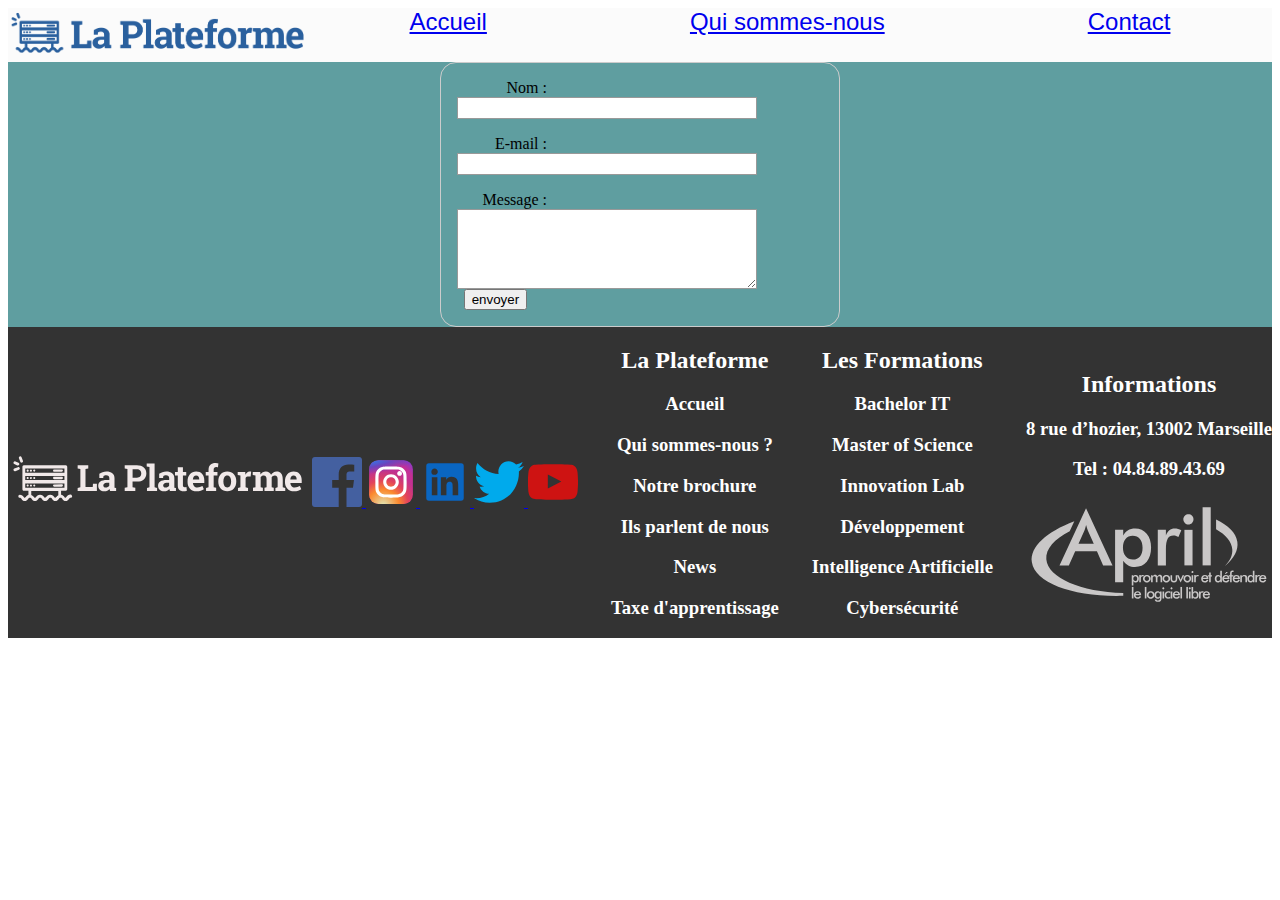
<file: jour 3/La Plateforme en HTML/Jour 4/Contact.html>
<!DOCTYPE html>
<html lang="fr">

<head>
    <meta charset="UTF-8">
    <meta name="viewport" content="width=device-width, initial-scale=1.0">
    <title> La Plateforme by Olivier</title>
    <link rel="stylesheet" href="./asset/laplateforme.css">
    <link rel="stylesheet" href="https://cdnjs.cloudflare.com/ajax/libs/font-awesome/6.5.2/css/all.min.css">
</head>


<body>
    <header>
        <div>
            <img class="logo" src="./asset/img/logo_laplateforme_bleu3.png">
        </div>


        <nav class="police titre2">
            <ul class="align">
                <li><a href="laplateforme acceuil.html">Accueil </a></li>
                <li><a href="Qui sommes-nous.html">Qui sommes-nous </a></li>
                <li><a href="Contact.html">Contact </a></li>
            </ul>
        </nav>

    </header>

      
        <div class="box2"> </div>
        <div class="container3">
         
        
        
               <form action="/ma-page-de-traitement" method="post">
                <ul>
                    <li>
                        <label for="name">Nom&nbsp;:</label>
                        <input type="text" id="name" name="user_name" />
                    </li>
                    <li>
                        <label for="mail">E-mail&nbsp;:</label>
                        <input type="email" id="mail" name="user_mail" />
                    </li>
                    <li>
                        <label for="msg">Message&nbsp;:</label>
                        <textarea id="msg" name="user_message"></textarea>
                    </li>
                <button> envoyer </button>
                </ul>
            </form>
           
            


        </div>
    
   <footer>

        <div class="footer1 social-icons">
            <img class="logo" src="./asset/img/Logo_LaPLateforme_footer.svg">
            
                
            <a href="https://www.facebook.com/LaPlateformeIO" target="_blank">
                <svg width="50px" viewBox="0 0 48.00 48.00" version="1.1" xmlns="http://www.w3.org/2000/svg" xmlns:xlink="http://www.w3.org/1999/xlink" fill="#000000"><g id="SVGRepo_bgCarrier" stroke-width="0"></g><g id="SVGRepo_tracerCarrier" stroke-linecap="round" stroke-linejoin="round"></g><g id="SVGRepo_iconCarrier"> <title>Facebook-color</title> <desc>Created with Sketch.</desc> <defs> </defs> <g id="Icons" stroke-width="0.00048000000000000007" fill="none" fill-rule="evenodd"> <g id="Color-" transform="translate(-200.000000, -160.000000)" fill="#4460A0"> <path d="M225.638355,208 L202.649232,208 C201.185673,208 200,206.813592 200,205.350603 L200,162.649211 C200,161.18585 201.185859,160 202.649232,160 L245.350955,160 C246.813955,160 248,161.18585 248,162.649211 L248,205.350603 C248,206.813778 246.813769,208 245.350955,208 L233.119305,208 L233.119305,189.411755 L239.358521,189.411755 L240.292755,182.167586 L233.119305,182.167586 L233.119305,177.542641 C233.119305,175.445287 233.701712,174.01601 236.70929,174.01601 L240.545311,174.014333 L240.545311,167.535091 C239.881886,167.446808 237.604784,167.24957 234.955552,167.24957 C229.424834,167.24957 225.638355,170.625526 225.638355,176.825209 L225.638355,182.167586 L219.383122,182.167586 L219.383122,189.411755 L225.638355,189.411755 L225.638355,208 L225.638355,208 Z" id="Facebook"> </path> </g> </g> </g></svg>
            </a>

            <a href="https://www.instagram.com/LaPlateformeIO/" target="_blank">
                <svg width="50px" viewBox="0 0 32 32" fill="none" xmlns="http://www.w3.org/2000/svg"><g id="SVGRepo_bgCarrier" stroke-width="0"></g><g id="SVGRepo_tracerCarrier" stroke-linecap="round" stroke-linejoin="round"></g><g id="SVGRepo_iconCarrier"> <rect x="2" y="2" width="28" height="28" rx="6" fill="url(#paint0_radial_87_7153)"></rect> <rect x="2" y="2" width="28" height="28" rx="6" fill="url(#paint1_radial_87_7153)"></rect> <rect x="2" y="2" width="28" height="28" rx="6" fill="url(#paint2_radial_87_7153)"></rect> <path d="M23 10.5C23 11.3284 22.3284 12 21.5 12C20.6716 12 20 11.3284 20 10.5C20 9.67157 20.6716 9 21.5 9C22.3284 9 23 9.67157 23 10.5Z" fill="white"></path> <path fill-rule="evenodd" clip-rule="evenodd" d="M16 21C18.7614 21 21 18.7614 21 16C21 13.2386 18.7614 11 16 11C13.2386 11 11 13.2386 11 16C11 18.7614 13.2386 21 16 21ZM16 19C17.6569 19 19 17.6569 19 16C19 14.3431 17.6569 13 16 13C14.3431 13 13 14.3431 13 16C13 17.6569 14.3431 19 16 19Z" fill="white"></path> <path fill-rule="evenodd" clip-rule="evenodd" d="M6 15.6C6 12.2397 6 10.5595 6.65396 9.27606C7.2292 8.14708 8.14708 7.2292 9.27606 6.65396C10.5595 6 12.2397 6 15.6 6H16.4C19.7603 6 21.4405 6 22.7239 6.65396C23.8529 7.2292 24.7708 8.14708 25.346 9.27606C26 10.5595 26 12.2397 26 15.6V16.4C26 19.7603 26 21.4405 25.346 22.7239C24.7708 23.8529 23.8529 24.7708 22.7239 25.346C21.4405 26 19.7603 26 16.4 26H15.6C12.2397 26 10.5595 26 9.27606 25.346C8.14708 24.7708 7.2292 23.8529 6.65396 22.7239C6 21.4405 6 19.7603 6 16.4V15.6ZM15.6 8H16.4C18.1132 8 19.2777 8.00156 20.1779 8.0751C21.0548 8.14674 21.5032 8.27659 21.816 8.43597C22.5686 8.81947 23.1805 9.43139 23.564 10.184C23.7234 10.4968 23.8533 10.9452 23.9249 11.8221C23.9984 12.7223 24 13.8868 24 15.6V16.4C24 18.1132 23.9984 19.2777 23.9249 20.1779C23.8533 21.0548 23.7234 21.5032 23.564 21.816C23.1805 22.5686 22.5686 23.1805 21.816 23.564C21.5032 23.7234 21.0548 23.8533 20.1779 23.9249C19.2777 23.9984 18.1132 24 16.4 24H15.6C13.8868 24 12.7223 23.9984 11.8221 23.9249C10.9452 23.8533 10.4968 23.7234 10.184 23.564C9.43139 23.1805 8.81947 22.5686 8.43597 21.816C8.27659 21.5032 8.14674 21.0548 8.0751 20.1779C8.00156 19.2777 8 18.1132 8 16.4V15.6C8 13.8868 8.00156 12.7223 8.0751 11.8221C8.14674 10.9452 8.27659 10.4968 8.43597 10.184C8.81947 9.43139 9.43139 8.81947 10.184 8.43597C10.4968 8.27659 10.9452 8.14674 11.8221 8.0751C12.7223 8.00156 13.8868 8 15.6 8Z" fill="white"></path> <defs> <radialGradient id="paint0_radial_87_7153" cx="0" cy="0" r="1" gradientUnits="userSpaceOnUse" gradientTransform="translate(12 23) rotate(-55.3758) scale(25.5196)"> <stop stop-color="#B13589"></stop> <stop offset="0.79309" stop-color="#C62F94"></stop> <stop offset="1" stop-color="#8A3AC8"></stop> </radialGradient> <radialGradient id="paint1_radial_87_7153" cx="0" cy="0" r="1" gradientUnits="userSpaceOnUse" gradientTransform="translate(11 31) rotate(-65.1363) scale(22.5942)"> <stop stop-color="#E0E8B7"></stop> <stop offset="0.444662" stop-color="#FB8A2E"></stop> <stop offset="0.71474" stop-color="#E2425C"></stop> <stop offset="1" stop-color="#E2425C" stop-opacity="0"></stop> </radialGradient> <radialGradient id="paint2_radial_87_7153" cx="0" cy="0" r="1" gradientUnits="userSpaceOnUse" gradientTransform="translate(0.500002 3) rotate(-8.1301) scale(38.8909 8.31836)"> <stop offset="0.156701" stop-color="#406ADC"></stop> <stop offset="0.467799" stop-color="#6A45BE"></stop> <stop offset="1" stop-color="#6A45BE" stop-opacity="0"></stop> </radialGradient> </defs> </g></svg>
            </a>
         
            <a href="https://www.linkedin.com/school/laplateformeio/" target="_blank">
                <svg width="50px" viewBox="0 0 16 16" xmlns="http://www.w3.org/2000/svg" fill="none"><g id="SVGRepo_bgCarrier" stroke-width="0"></g><g id="SVGRepo_tracerCarrier" stroke-linecap="round" stroke-linejoin="round"></g><g id="SVGRepo_iconCarrier"><path fill="#0A66C2" d="M12.225 12.225h-1.778V9.44c0-.664-.012-1.519-.925-1.519-.926 0-1.068.724-1.068 1.47v2.834H6.676V6.498h1.707v.783h.024c.348-.594.996-.95 1.684-.925 1.802 0 2.135 1.185 2.135 2.728l-.001 3.14zM4.67 5.715a1.037 1.037 0 01-1.032-1.031c0-.566.466-1.032 1.032-1.032.566 0 1.031.466 1.032 1.032 0 .566-.466 1.032-1.032 1.032zm.889 6.51h-1.78V6.498h1.78v5.727zM13.11 2H2.885A.88.88 0 002 2.866v10.268a.88.88 0 00.885.866h10.226a.882.882 0 00.889-.866V2.865a.88.88 0 00-.889-.864z"></path></g></svg>
            </a>

            <a href="https://x.com/LaPlateformeIO" target="_blank">
                <svg width="50px" viewBox="0 -4 48 48" version="1.1" xmlns="http://www.w3.org/2000/svg" xmlns:xlink="http://www.w3.org/1999/xlink" fill="#000000"><g id="SVGRepo_bgCarrier" stroke-width="0"></g><g id="SVGRepo_tracerCarrier" stroke-linecap="round" stroke-linejoin="round"></g><g id="SVGRepo_iconCarrier"> <title>Twitter-color</title> <desc>Created with Sketch.</desc> <defs> </defs> <g id="Icons" stroke="none" stroke-width="1" fill="none" fill-rule="evenodd"> <g id="Color-" transform="translate(-300.000000, -164.000000)" fill="#00AAEC"> <path d="M348,168.735283 C346.236309,169.538462 344.337383,170.081618 342.345483,170.324305 C344.379644,169.076201 345.940482,167.097147 346.675823,164.739617 C344.771263,165.895269 342.666667,166.736006 340.418384,167.18671 C338.626519,165.224991 336.065504,164 333.231203,164 C327.796443,164 323.387216,168.521488 323.387216,174.097508 C323.387216,174.88913 323.471738,175.657638 323.640782,176.397255 C315.456242,175.975442 308.201444,171.959552 303.341433,165.843265 C302.493397,167.339834 302.008804,169.076201 302.008804,170.925244 C302.008804,174.426869 303.747139,177.518238 306.389857,179.329722 C304.778306,179.280607 303.256911,178.821235 301.9271,178.070061 L301.9271,178.194294 C301.9271,183.08848 305.322064,187.17082 309.8299,188.095341 C309.004402,188.33225 308.133826,188.450704 307.235077,188.450704 C306.601162,188.450704 305.981335,188.390033 305.381229,188.271578 C306.634971,192.28169 310.269414,195.2026 314.580032,195.280607 C311.210424,197.99061 306.961789,199.605634 302.349709,199.605634 C301.555203,199.605634 300.769149,199.559408 300,199.466956 C304.358514,202.327194 309.53689,204 315.095615,204 C333.211481,204 343.114633,188.615385 343.114633,175.270495 C343.114633,174.831347 343.106181,174.392199 343.089276,173.961719 C345.013559,172.537378 346.684275,170.760563 348,168.735283" id="Twitter"> </path> </g> </g> </g></svg>
            </a>    

            <a href="https://www.youtube.com/c/LaPlateformeIO " target="_blank">
                <svg width="50px" viewBox="0 -7 48 48" version="1.1" xmlns="http://www.w3.org/2000/svg" xmlns:xlink="http://www.w3.org/1999/xlink" fill="#000000"><g id="SVGRepo_bgCarrier" stroke-width="0"></g><g id="SVGRepo_tracerCarrier" stroke-linecap="round" stroke-linejoin="round"></g><g id="SVGRepo_iconCarrier"> <title>Youtube-color</title> <desc>Created with Sketch.</desc> <defs> </defs> <g id="Icons" stroke="none" stroke-width="1" fill="none" fill-rule="evenodd"> <g id="Color-" transform="translate(-200.000000, -368.000000)" fill="#CE1312"> <path d="M219.044,391.269916 L219.0425,377.687742 L232.0115,384.502244 L219.044,391.269916 Z M247.52,375.334163 C247.52,375.334163 247.0505,372.003199 245.612,370.536366 C243.7865,368.610299 241.7405,368.601235 240.803,368.489448 C234.086,368 224.0105,368 224.0105,368 L223.9895,368 C223.9895,368 213.914,368 207.197,368.489448 C206.258,368.601235 204.2135,368.610299 202.3865,370.536366 C200.948,372.003199 200.48,375.334163 200.48,375.334163 C200.48,375.334163 200,379.246723 200,383.157773 L200,386.82561 C200,390.73817 200.48,394.64922 200.48,394.64922 C200.48,394.64922 200.948,397.980184 202.3865,399.447016 C204.2135,401.373084 206.612,401.312658 207.68,401.513574 C211.52,401.885191 224,402 224,402 C224,402 234.086,401.984894 240.803,401.495446 C241.7405,401.382148 243.7865,401.373084 245.612,399.447016 C247.0505,397.980184 247.52,394.64922 247.52,394.64922 C247.52,394.64922 248,390.73817 248,386.82561 L248,383.157773 C248,379.246723 247.52,375.334163 247.52,375.334163 L247.52,375.334163 Z" id="Youtube"> </path> </g> </g> </g></svg>
            </a>

        </div>
        <div class="footer2">
            <h2> La Plateforme <h2>

                    <h3> Accueil </h3>

                    <h3> Qui sommes-nous ? </h3>

                    <h3>Notre brochure </h3>

                    <h3>Ils parlent de nous</h3>

                    <h3> News </h3>

                    <h3> Taxe d'apprentissage </h3>
        </div>
        <div class="footer3">
            <h2> Les Formations </h2>

            <h3> Bachelor IT</h3>

            <h3> Master of Science</h3>

            <h3> Innovation Lab</h3>

            <h3>Développement </h3>

            <h3>Intelligence Artificielle </h3>

            <h3> Cybersécurité </h3>

        </div>
        <div class="footer4">
            <h2> Informations</h2>

            <h3> 8 rue d’hozier, 13002 Marseille</h3>

            <h3>Tel : 04.84.89.43.69 </h3>
            <img src="./asset/img/Logo_April_footer2.svg">

        </div>
    </footer>
    </body>
    </html>
</file>
<file: Jour 4/asset/laplateforme.css>
* {
  box-sizing: border-box;
}

main {
  display: flex;
  height: 100%;
}

.wrapper {
  display: grid;
  grid-template-columns: repeat(2, 1fr);
  background-color: rgb(255, 255, 255);
  min-height: 100vh;

}

.wrapper2 {
  display:grid;
  grid-template-columns: repeat(2,1fr);
  min-height: 100vh;
}

.box1 {
  background-color: #0062ff;

}

.container {
  display: grid;
  grid-template-columns: 1fr 1fr 1fr;
  justify-items: center;
}

.container2 {
  display: flex;
  justify-content: center;
}

.container3 {

  display: flex;
  justify-content: center;
  align-items: center;
  background-color: cadetblue;
}

.box2 {
  background-color: rgb(0, 255, 13);
  background-image: url("https://laplateforme.io/wp-content/uploads/2021/07/HP_visual_light.jpg");
  background-size: cover;

}


.centre {
  text-align: center;
}

.footer1 {
  background-color: #333333 !important;
  align-items: center;
  height: 100%;

}


.footer2 {
  text-align: center;
  background-color: #333333 !important;
  height: 100%;
  color: white;


}




.footer3 {
  text-align: center;
  background-color: #333333 !important;
  height: 100%;
  color: white;

}

.footer4 {
  text-align: center;
  background-color: #333333 !important;
  height: 100%;
  color:white
  

}

header {
  
  background-color: #fbfbfb !important;
  color: white;
}

footer {
  display: flex;
  justify-content: space-between;
  align-items: center;
  background-color: #333333;
  
}

.color1 {
  color: azure
}

.titre {
  font-size: 220%;
}

.titre2 {
  font-size: 150%;
}

.police {
  font-family: 'Gill Sans', 'Gill Sans MT', Calibri, 'Trebuchet MS', sans-serif;
  color: white
}

.police2 {
  font-family: Verdana, Geneva, Tahoma, sans-serif;
  color: white
}

.logo {
  width: 300px;
}

.logo2 {
  width: 100px;
  height: 100px;
  color: white;

}

.logo3 {
  display: flex;
  justify-content: flex-end;
  width: 100px;
  height: 100px;

}

header {
  display: flex
}

nav {
  display: flex;
  width: 100%;
  justify-content: space-around;
}

li {
  list-style: none;
}

.align {
display: flex;
width: 100%;
justify-content: space-around;
}

form {
  /* On centre le formulaire */
  margin:auto;
  width: 400px;
  /* Le contour du formulaire */
  padding: 1em;
  border: 1px solid #ccc;
  border-radius: 1em;
}

ul {
  list-style: none;
  padding: 0;
  margin: 0;
}

form li + li {
  margin-top: 1em;
}

label {
  /* Taille et alignement uniformes */
  display: inline-block;
  width: 90px;
  text-align: right;
}

input,
textarea {
  /* On s'assure que les champs texte ont la même police
     Par défaut, les zones de texte ont une police à chasse
     fixe. */
  font: 1em sans-serif;

  /* Taille uniforme pour des champs */
  width: 300px;
  box-sizing: border-box;

  /* On utilise la même bordure que pour le formulaire */
  border: 1px solid #999;
}

input:focus,
textarea:focus {
  /* On rajoute une mise en avant pour les éléments avec
     le focus. */
  border-color: #000;
}

textarea {
  /* On aligne les textes sur plusieurs lignes avec leur
     libellé. */
  vertical-align: top;

  /* On fournit un peut d'espace pour saisir du texte. */
  height: 5em;

  /* On permet de redimensionner verticalement. */
  resize: vertical;
}

.button {
  /* On aligne les boutons avec les champs texte. */
  padding-left: 90px; /* La même taille que les libellés */
}

button {
  /* Une marge supplémentaire représentant approximativement
     le même espace qu'entre les libellés et les champs. */
  margin-left: 0.5em;
}
</file>
<file: jour 1/CV en HTML/olivier.parraud.css>
* {
  box-sizing: border-box;
}

body {
    background-color: rgb(230, 228, 226);
    font-family: Verdana, Geneva, Tahoma, sans-serif;
}

.moove {
    direction:ltr;
}

.size {
    zoom: 150%;
    text-align: center;
}

.size2 {
    zoom: 200%;
    text-align: center;
}
 
.centre {
    text-align: center;
}

ul {
    font-size:xx-;
    list-style-position: inside;

}


.wrapper {
  max-width: 940%;
  margin: 0 auto;
}

.wrapper > div {
  display: flex;
  border: 2px solid rgb(140, 149, 224);
  border-radius: 10px;
  padding: 1em;
  color: #111;
}
.wrapper {
  display: grid;
  grid-template-columns: repeat(200px, 1fr);
  grid-gap: 10px;
  grid-auto-rows: minmax(1fr, 2fr);
}


.gauche {
    background-color: rgb(11, 109, 154);
    flex:0,005;
    grid-column: 1 / 2;
    grid-row: 1 / 8;
  flex-direction:column
}
.droite {
    background-color: rgb(255, 255, 255);
  grid-column: 2 / 4;
  grid-row: 1 / 8;
  flex-direction:column
  
}

.haut {

}
</file>
<file: jour 1/CV en HTML/olivier.parraud2.css>
.color {
    color:rgb(13, 46, 109)
}

.color2 {
    color:rgb(127, 160, 225)
}

.color3 {
    color: white;
}

.police.a { 
font:bolder, arial bold 
}
</file>
<file: jour 3/La Plateforme en HTML/Jour 4/asset/laplateforme.css>
* {
  box-sizing: border-box;
}

main {
  display: flex;
  height: 100%;
}

.wrapper {
  display: grid;
  grid-template-columns: repeat(2, 1fr);
  background-color: rgb(255, 255, 255);
  min-height: 100vh;

}

.wrapper2 {
  display:grid;
  grid-template-columns: repeat(2,1fr);
  min-height: 100vh;
}

.box1 {
  background-color: #0062ff;

}

.container {
  display: grid;
  grid-template-columns: 1fr 1fr 1fr;
  justify-items: center;
}

.container2 {
  display: flex;
  justify-content: center;
}

.container3 {

  display: flex;
  justify-content: center;
  align-items: center;
  background-color: cadetblue;
}

.box2 {
  background-color: rgb(0, 255, 13);
  background-image: url("https://laplateforme.io/wp-content/uploads/2021/07/HP_visual_light.jpg");
  background-size: cover;

}


.centre {
  text-align: center;
}

.footer1 {
  background-color: #333333 !important;
  align-items: center;
  height: 100%;

}


.footer2 {
  text-align: center;
  background-color: #333333 !important;
  height: 100%;
  color: white;


}




.footer3 {
  text-align: center;
  background-color: #333333 !important;
  height: 100%;
  color: white;

}

.footer4 {
  text-align: center;
  background-color: #333333 !important;
  height: 100%;
  color:white
  

}

header {
  
  background-color: #fbfbfb !important;
  color: white;
}

footer {
  display: flex;
  justify-content: space-between;
  align-items: center;
  background-color: #333333;
  
}

.color1 {
  color: azure
}

.titre {
  font-size: 220%;
}

.titre2 {
  font-size: 150%;
}

.police {
  font-family: 'Gill Sans', 'Gill Sans MT', Calibri, 'Trebuchet MS', sans-serif;
  color: white
}

.police2 {
  font-family: Verdana, Geneva, Tahoma, sans-serif;
  color: white
}

.logo {
  width: 300px;
}

.logo2 {
  width: 100px;
  height: 100px;
  color: white;

}

.logo3 {
  display: flex;
  justify-content: flex-end;
  width: 100px;
  height: 100px;

}

header {
  display: flex
}

nav {
  display: flex;
  width: 100%;
  justify-content: space-around;
}

li {
  list-style: none;
}

.align {
display: flex;
width: 100%;
justify-content: space-around;
}

form {
  /* On centre le formulaire */
  margin:auto;
  width: 400px;
  /* Le contour du formulaire */
  padding: 1em;
  border: 1px solid #ccc;
  border-radius: 1em;
}

ul {
  list-style: none;
  padding: 0;
  margin: 0;
}

form li + li {
  margin-top: 1em;
}

label {
  /* Taille et alignement uniformes */
  display: inline-block;
  width: 90px;
  text-align: right;
}

input,
textarea {
  /* On s'assure que les champs texte ont la même police
     Par défaut, les zones de texte ont une police à chasse
     fixe. */
  font: 1em sans-serif;

  /* Taille uniforme pour des champs */
  width: 300px;
  box-sizing: border-box;

  /* On utilise la même bordure que pour le formulaire */
  border: 1px solid #999;
}

input:focus,
textarea:focus {
  /* On rajoute une mise en avant pour les éléments avec
     le focus. */
  border-color: #000;
}

textarea {
  /* On aligne les textes sur plusieurs lignes avec leur
     libellé. */
  vertical-align: top;

  /* On fournit un peut d'espace pour saisir du texte. */
  height: 5em;

  /* On permet de redimensionner verticalement. */
  resize: vertical;
}

.button {
  /* On aligne les boutons avec les champs texte. */
  padding-left: 90px; /* La même taille que les libellés */
}

button {
  /* Une marge supplémentaire représentant approximativement
     le même espace qu'entre les libellés et les champs. */
  margin-left: 0.5em;
}
</file>
